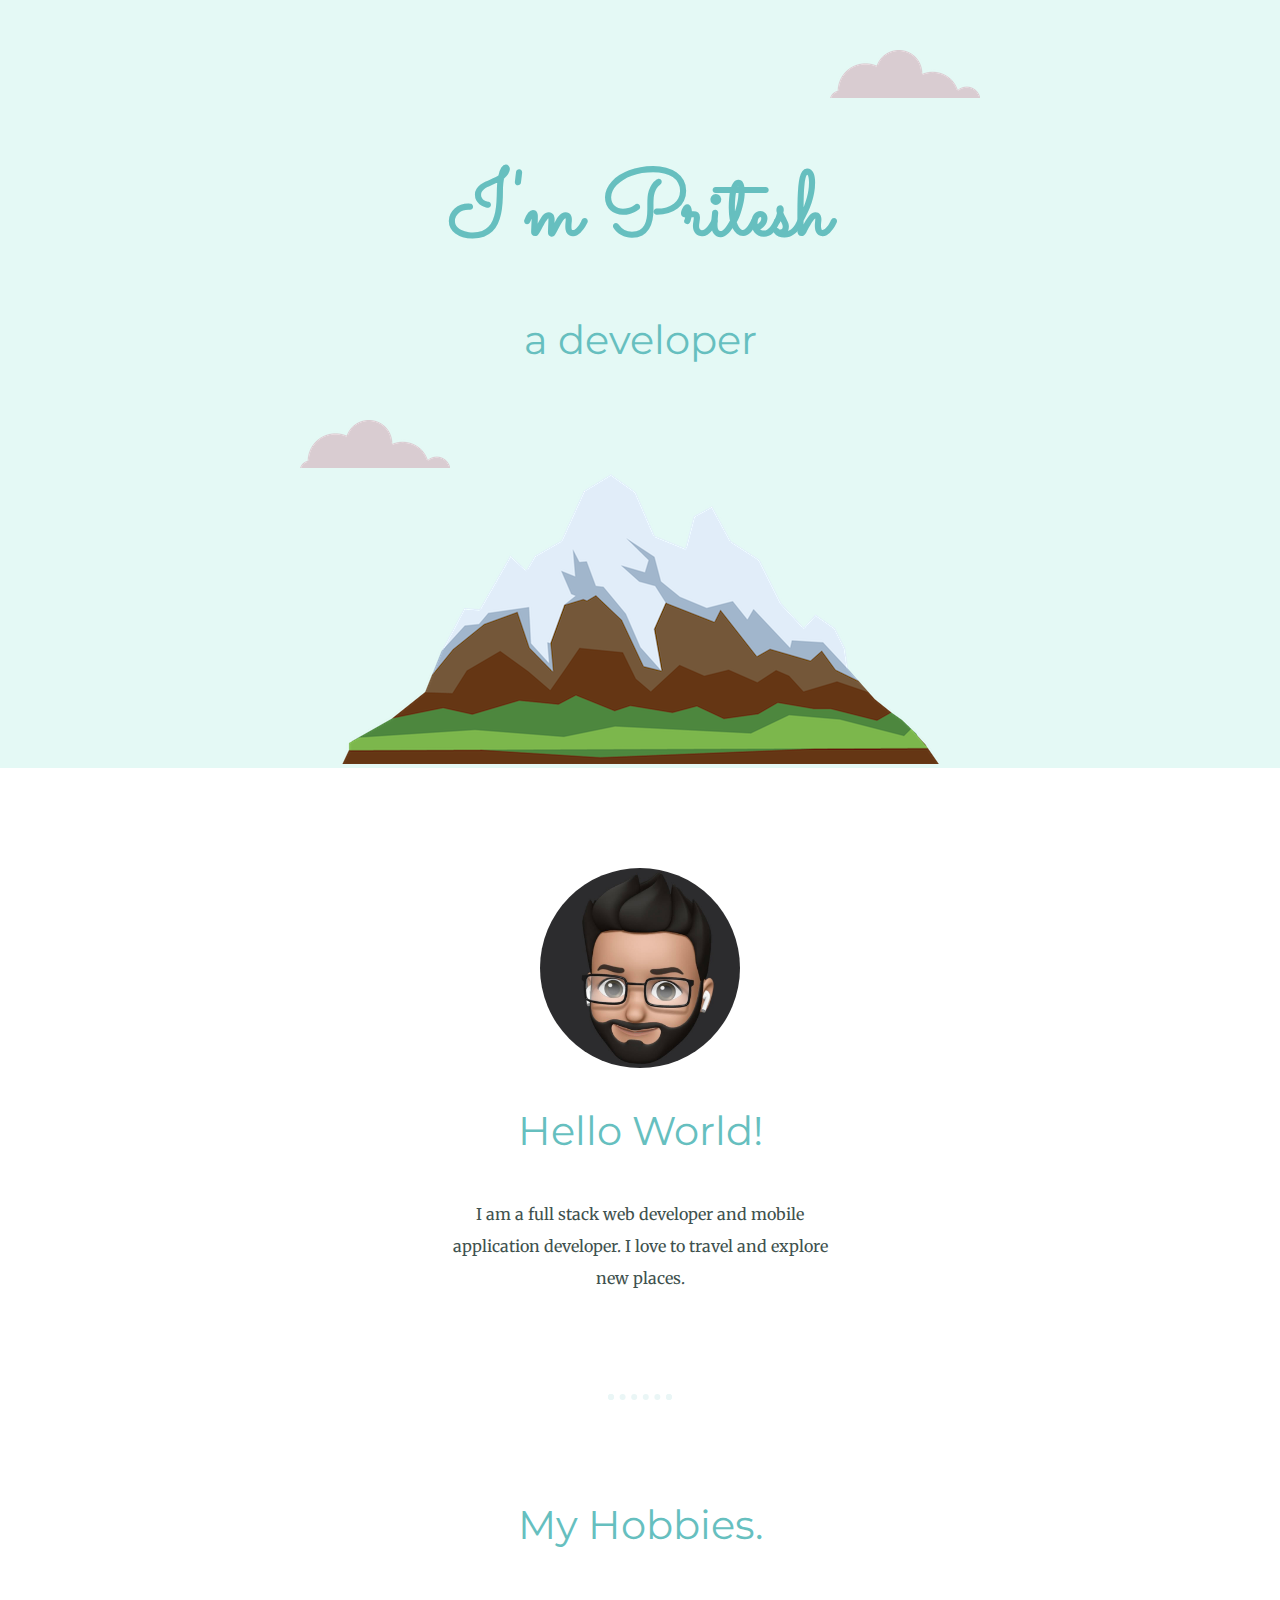
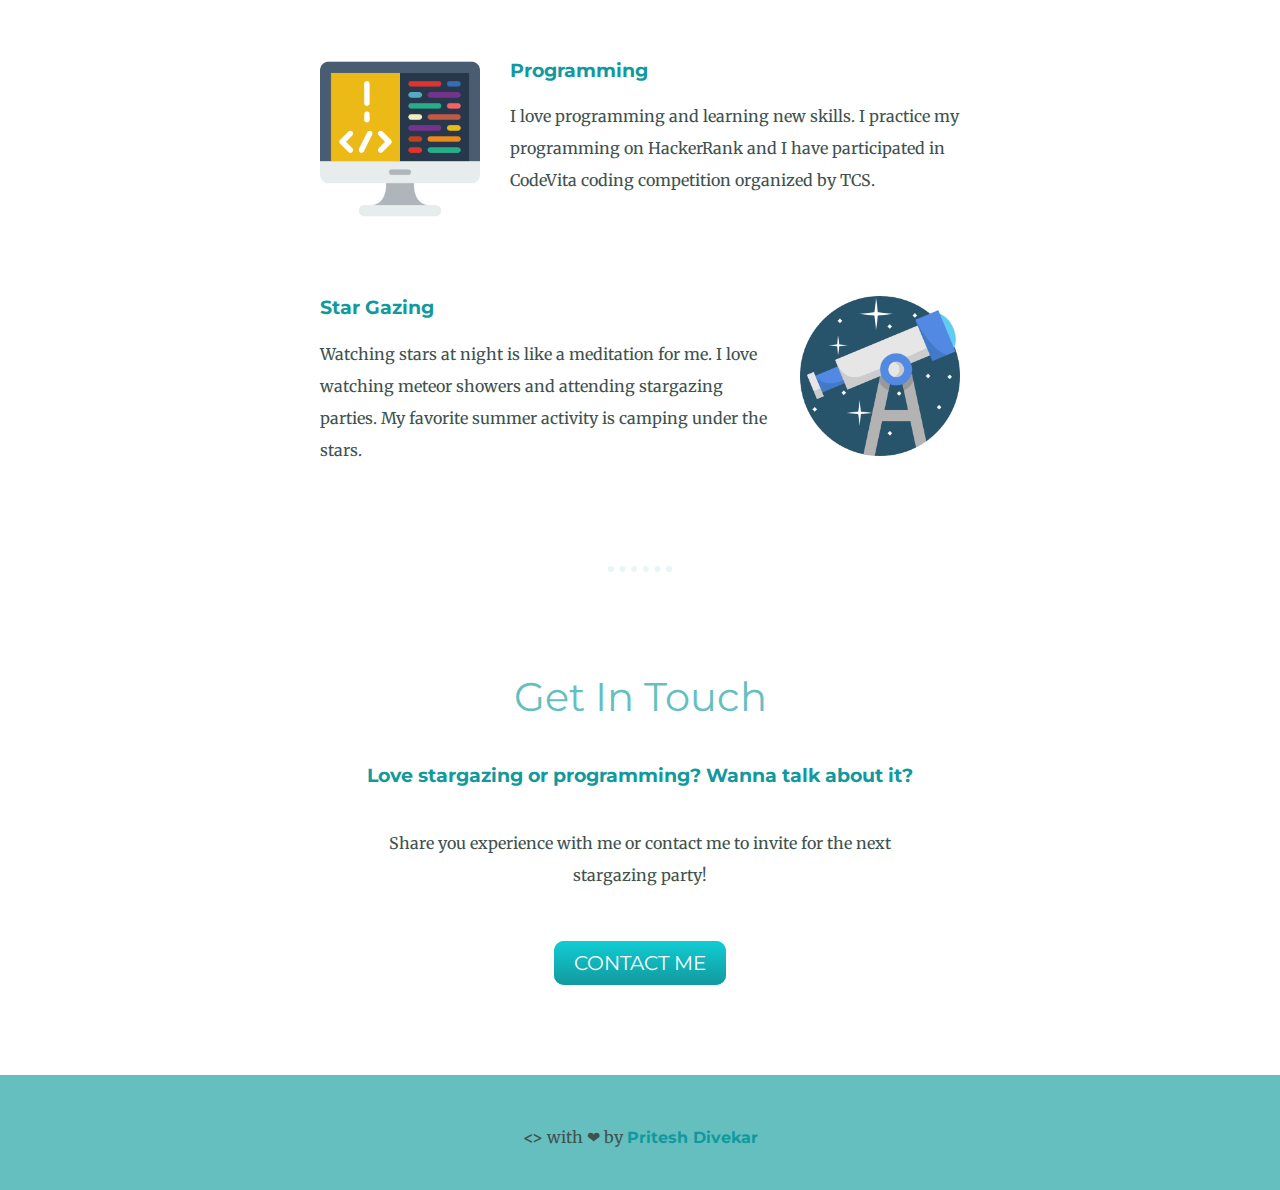
<file: index.html>
<!DOCTYPE html>
<html lang="en">

<head>
  <meta charset="utf-8">
  <title>Space Patrol Dev</title>
  <link rel="stylesheet" href="css\styles.css">
  <link rel="preconnect" href="https://fonts.gstatic.com">
  <link href="https://fonts.googleapis.com/css2?family=Merriweather&family=Montserrat&family=Sacramento&display=swap" rel="stylesheet">
</head>

<body>

  <div class="top-container">
    <img class="top-cloud" src="images/cloud.png" alt="cloud-img">
    <h1>I'm Pritesh</h1>
    <h2>a developer</h2>
    <img class="bottom-cloud" src="images/cloud.png" alt="cloud-img">
    <img src="images/mountain.png" alt="mountain-img">
  </div>

  <div class="middle-container">
    <div class="profile">
      <img class="profile-img" src="images/profile_picture.jpg" alt="profile_picture">
      <h2>Hello World!</h2>
      <p class="intro">I am a full stack web developer and mobile application developer. I love to travel and explore new places.</p>
    </div>
    <hr>
    <div class="skills">
      <h2>My Hobbies.</h2>
      <div class="skill-row">
        <img class="code-img" src="images/coding.png" alt="skills-img">
        <h3>Programming</h3>
        <p>I love programming and learning new skills. I practice my programming on HackerRank and I have participated in CodeVita coding competition organized by TCS.</p>
      </div>
      <div class="skill-row">
        <img class="telescope-img" src="images/telescope.png" alt="skills-img">
        <h3>Star Gazing</h3>
        <p>Watching stars at night is like a meditation for me. I love watching meteor showers and attending stargazing parties. My favorite summer activity is camping under the stars.</p>
      </div>
    </div>
    <hr>
    <div class="contact-me">
      <h2>Get In Touch</h2>
      <h3>Love stargazing or programming? Wanna talk about it?</h3>
      <p class="contact-msg">Share you experience with me or contact me to invite for the next stargazing party!</p>
      <a class="btn" href="mailto:pritesh22spd@gmail.com">CONTACT ME</a>
    </div>
  </div>

  <div class="bottom-container">
    <p><strong><></strong> with ❤ by <a class="footer-link-name" href="https://spacepatroldev.com/"><strong>Pritesh Divekar</strong></a></p>
  </div>

</body>

</html>
</file>
